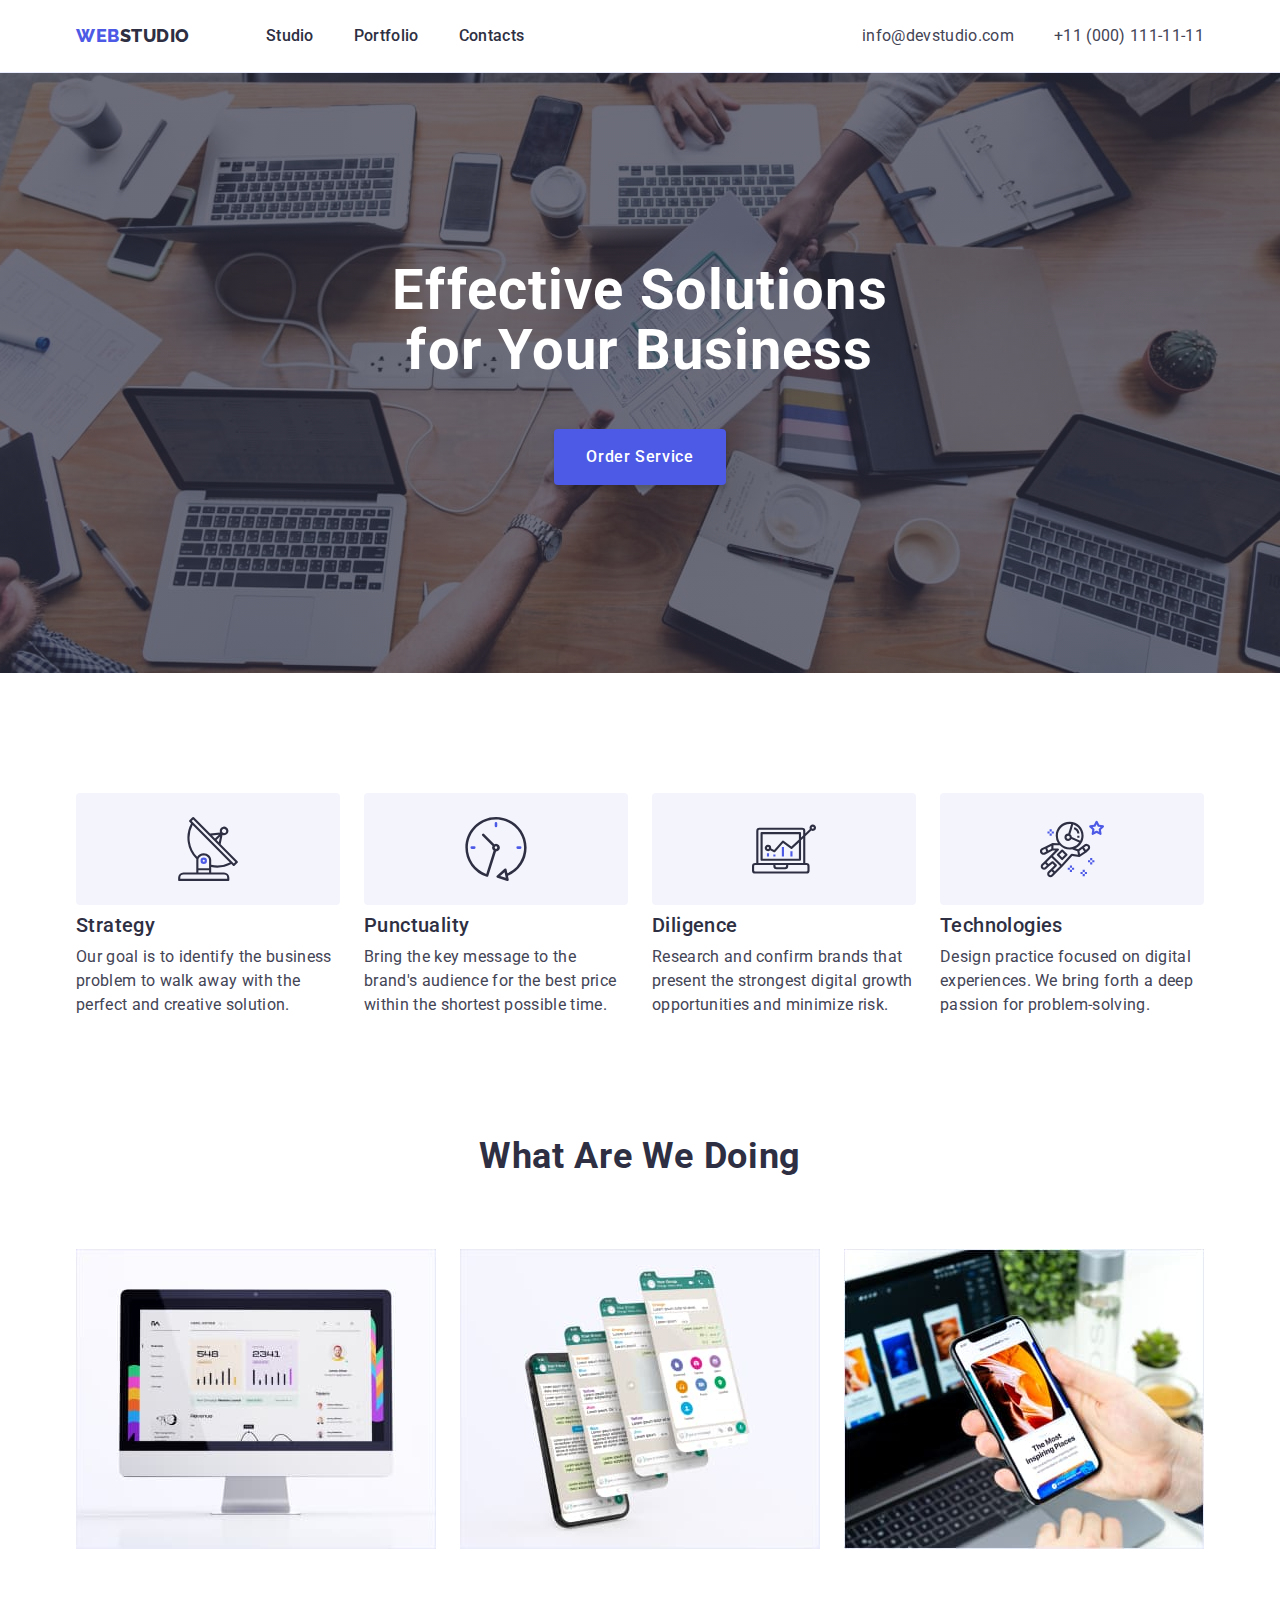
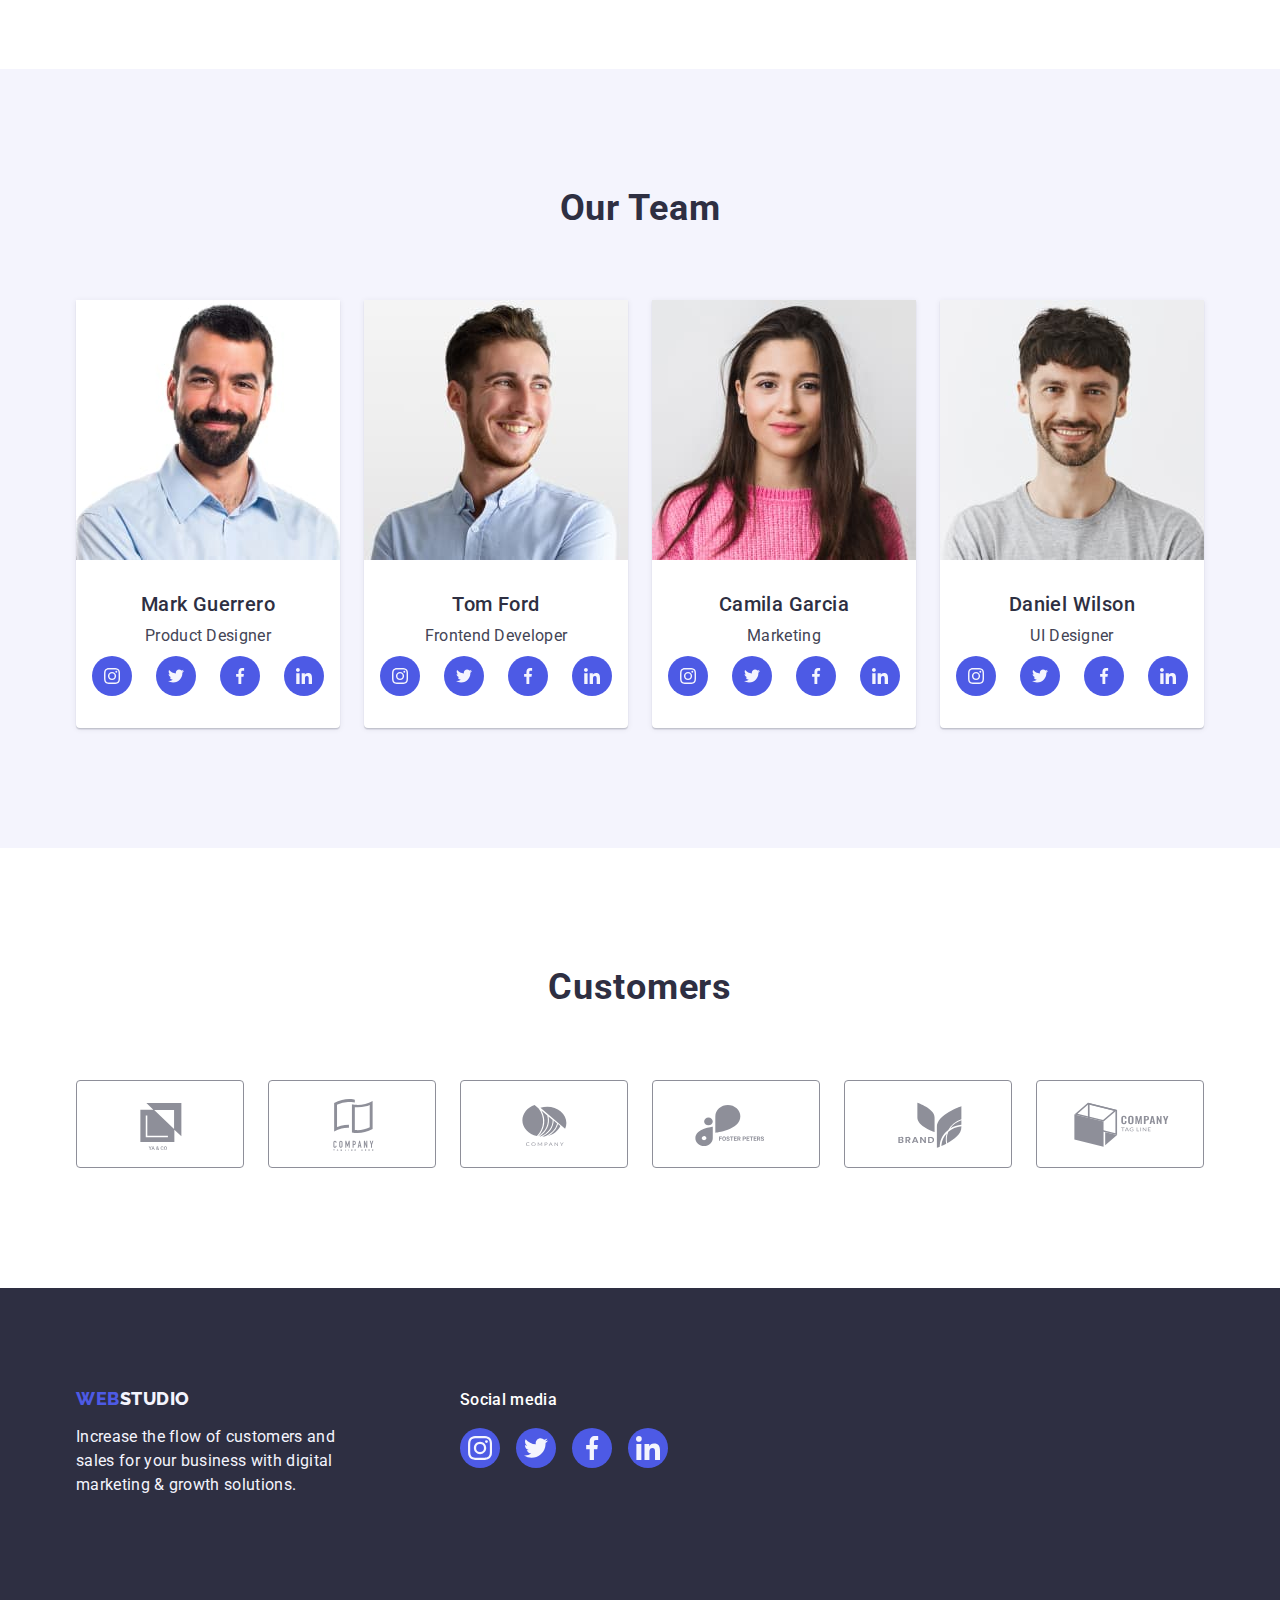
<file: index.html>
<!DOCTYPE html>
<html lang="en">
  <head>
    <meta charset="UTF-8" />
    <meta http-equiv="X-UA-Compatible" content="IE=edge" />
    <meta name="viewport" content="width=device-width, initial-scale=1.0" />
    <title>Webstudio</title>
    <link
      rel="stylesheet"
      href="https://cdn.jsdelivr.net/npm/modern-normalize@1.1.0/modern-normalize.min.css"
    />
    <link rel="preconnect" href="https://fonts.googleapis.com" />
    <link rel="preconnect" href="https://fonts.gstatic.com" crossorigin />
    <link
      href="https://fonts.googleapis.com/css2?family=Raleway:wght@800&family=Roboto:wght@400;500;700&display=swap"
      rel="stylesheet"
    />
    <link rel="stylesheet" href="./css/styles.css" />
  </head>
  <body>
    <!--HEADER-->

    <header class="header">
      <div class="container page-header-container">
        <nav class="nav">
          <a href="./index.html" class="header-logo-link logo-link link"
            >Web<span class="dark-logo">Studio</span></a
          >
          <ul class="menu list">
            <li class="menu-item">
              <a href="./index.html" class="menu-link link">Studio</a>
            </li>
            <li class="menu-item">
              <a href="./portfolio.html" class="menu-link link">Portfolio</a>
            </li>
            <li class="menu-item">
              <a href="" class="menu-link link">Contacts</a>
            </li>
          </ul>
        </nav>
        <address class="address">
          <ul class="address-list list">
            <li class="address-list-item">
              <a href="mailto:info@devstudio.com" class="address-link link"
                >info@devstudio.com</a
              >
            </li>
            <li class="address-list-item">
              <a href="tel:+110001111111" class="address-link link"
                >+11 (000) 111-11-11</a
              >
            </li>
          </ul>
        </address>
      </div>
    </header>

    <!--MAIN-->

    <main class="main">
      <!--main section-->

      <section class="main-section">
        <div class="container main-container">
          <h1 class="main-headline">Effective Solutions for Your Business</h1>
          <button type="button" class="service-btn btn">Order Service</button>
        </div>
      </section>

      <!--section description-->

      <section class="description">
        <div class="container">
          <h2 class="headline-description visually-hidden">Description</h2>
          <ul class="description-list list">
            <li class="description-item">
              <div class="description-div-icon">
                <svg class="description-icon" width="64" height="64">
                  <use href="./images/icon.svg#icon-antenna"></use>
                </svg>
              </div>
              <h3 class="headline-third head-description">Strategy</h3>
              <p class="text">
                Our goal is to identify the business problem to walk away with
                the perfect and creative solution.
              </p>
            </li>
            <li class="description-item">
              <div class="description-div-icon">
                <svg class="description-icon" width="64" height="64">
                  <use href="./images/icon.svg#icon-clock"></use>
                </svg>
              </div>
              <h3 class="headline-third head-description">Punctuality</h3>
              <p class="text">
                Bring the key message to the brand's audience for the best price
                within the shortest possible time.
              </p>
            </li>
            <li class="description-item">
              <div class="description-div-icon">
                <svg class="description-icon" width="64" height="64">
                  <use href="./images/icon.svg#icon-diagram"></use>
                </svg>
              </div>
              <h3 class="headline-third head-description">Diligence</h3>
              <p class="text">
                Research and confirm brands that present the strongest digital
                growth opportunities and minimize risk.
              </p>
            </li>
            <li class="description-item">
              <div class="description-div-icon">
                <svg class="description-icon" width="64" height="64">
                  <use href="./images/icon.svg#icon-astronaut"></use>
                </svg>
              </div>
              <h3 class="headline-third head-description">Technologies</h3>
              <p class="text">
                Design practice focused on digital experiences. We bring forth a
                deep passion for problem-solving.
              </p>
            </li>
          </ul>
        </div>
      </section>

      <!--section what are we doing-->

      <section class="work">
        <div class="container">
          <h2 class="headline-secondary">What are we doing</h2>
          <ul class="work-list list">
            <li class="work-item">
              <img
                src="./images/what_are_we_doing/example1.jpg"
                alt="example1"
                width="360"
                height="300"
                class="work-img"
              />
            </li>
            <li class="work-item">
              <img
                src="./images/what_are_we_doing/example2.jpg"
                alt="example3"
                width="360"
                height="300"
                class="work-img"
              />
            </li>
            <li class="work-item">
              <img
                src="./images/what_are_we_doing/example3.jpg"
                alt="example2"
                width="360"
                height="300"
                class="work-img"
              />
            </li>
          </ul>
        </div>
      </section>

      <!--section team-->

      <section class="team">
        <div class="container">
          <h2 class="headline-secondary">Our Team</h2>
          <ul class="team-list list">
            <li class="team-item">
              <img
                src="./images/team/mark_guerrero.jpg"
                alt="Product Designer"
                width="264"
                height="260"
                class="team-img"
              />
              <div class="one-of-team">
                <h3 class="headline-third headline-team">Mark Guerrero</h3>
                <p class="team-text text">Product Designer</p>
                <ul class="social-list-team social-list list">
                  <li class="social-list-team-item">
                    <a
                      href="#"
                      class="social-list-team-link social-list-link link"
                    >
                      <svg class="social-list-icon" width="16" height="16">
                        <use href="./images/icon.svg#icon-instagram"></use>
                      </svg>
                    </a>
                  </li>
                  <li class="social-list-team-item">
                    <a
                      href="#"
                      class="social-list-team-link social-list-link link"
                    >
                      <svg class="social-list-icon" width="16" height="16">
                        <use href="./images/icon.svg#icon-twitter"></use>
                      </svg>
                    </a>
                  </li>
                  <li class="social-list-team-item">
                    <a
                      href="#"
                      class="social-list-team-link social-list-link link"
                    >
                      <svg class="social-list-icon" width="16" height="16">
                        <use href="./images/icon.svg#icon-facebook"></use>
                      </svg>
                    </a>
                  </li>
                  <li class="social-list-team-item">
                    <a
                      href="#"
                      class="social-list-team-link social-list-link link"
                    >
                      <svg class="social-list-icon" width="16" height="16">
                        <use href="./images/icon.svg#icon-linkedin"></use>
                      </svg>
                    </a>
                  </li>
                </ul>
              </div>
            </li>
            <li class="team-item">
              <img
                src="./images/team/tom_ford.jpg"
                alt="Frontend Developer"
                width="264"
                height="260"
                class="team-img"
              />
              <div class="one-of-team">
                <h3 class="headline-third headline-team">Tom Ford</h3>
                <p class="team-text text">Frontend Developer</p>
                <ul class="social-list-team social-list list">
                  <li class="social-list-team-item">
                    <a
                      href="#"
                      class="social-list-team-link social-list-link link"
                    >
                      <svg class="social-list-icon" width="16" height="16">
                        <use href="./images/icon.svg#icon-instagram"></use>
                      </svg>
                    </a>
                  </li>
                  <li class="social-list-team-item">
                    <a
                      href="#"
                      class="social-list-team-link social-list-link link"
                    >
                      <svg class="social-list-icon" width="16" height="16">
                        <use href="./images/icon.svg#icon-twitter"></use>
                      </svg>
                    </a>
                  </li>
                  <li class="social-list-team-item">
                    <a
                      href="#"
                      class="social-list-team-link social-list-link link"
                    >
                      <svg class="social-list-icon" width="16" height="16">
                        <use href="./images/icon.svg#icon-facebook"></use>
                      </svg>
                    </a>
                  </li>
                  <li class="social-list-team-item">
                    <a
                      href="#"
                      class="social-list-team-link social-list-link link"
                    >
                      <svg class="social-list-icon" width="16" height="16">
                        <use href="./images/icon.svg#icon-linkedin"></use>
                      </svg>
                    </a>
                  </li>
                </ul>
              </div>
            </li>
            <li class="team-item">
              <img
                src="./images/team/camila_garcia.jpg"
                alt="Marketing"
                width="264"
                height="260"
                class="team-img"
              />
              <div class="one-of-team">
                <h3 class="headline-third headline-team">Camila Garcia</h3>
                <p class="team-text text">Marketing</p>
                <ul class="social-list-team social-list list">
                  <li class="social-list-team-item">
                    <a
                      href="#"
                      class="social-list-team-link social-list-link link"
                    >
                      <svg class="social-list-icon" width="16" height="16">
                        <use href="./images/icon.svg#icon-instagram"></use>
                      </svg>
                    </a>
                  </li>
                  <li class="social-list-team-item">
                    <a
                      href="#"
                      class="social-list-team-link social-list-link link"
                    >
                      <svg class="social-list-icon" width="16" height="16">
                        <use href="./images/icon.svg#icon-twitter"></use>
                      </svg>
                    </a>
                  </li>
                  <li class="social-list-team-item">
                    <a
                      href="#"
                      class="social-list-team-link social-list-link link"
                    >
                      <svg class="social-list-icon" width="16" height="16">
                        <use href="./images/icon.svg#icon-facebook"></use>
                      </svg>
                    </a>
                  </li>
                  <li class="social-list-team-item">
                    <a
                      href="#"
                      class="social-list-team-link social-list-link link"
                    >
                      <svg class="social-list-icon" width="16" height="16">
                        <use href="./images/icon.svg#icon-linkedin"></use>
                      </svg>
                    </a>
                  </li>
                </ul>
              </div>
            </li>
            <li class="team-item">
              <img
                src="./images/team/daniel_wilson.jpg"
                alt="UI Designer"
                width="264"
                height="260"
                class="team-img"
              />
              <div class="one-of-team">
                <h3 class="headline-third headline-team">Daniel Wilson</h3>
                <p class="team-text text">UI Designer</p>
                <ul class="social-list-team social-list list">
                  <li class="social-list-team-item">
                    <a
                      href="#"
                      class="social-list-team-link social-list-link link"
                    >
                      <svg class="social-list-icon" width="16" height="16">
                        <use href="./images/icon.svg#icon-instagram"></use>
                      </svg>
                    </a>
                  </li>
                  <li class="social-list-team-item">
                    <a
                      href="#"
                      class="social-list-team-link social-list-link link"
                    >
                      <svg class="social-list-icon" width="16" height="16">
                        <use href="./images/icon.svg#icon-twitter"></use>
                      </svg>
                    </a>
                  </li>
                  <li class="social-list-team-item">
                    <a
                      href="#"
                      class="social-list-team-link social-list-link link"
                    >
                      <svg class="social-list-icon" width="16" height="16">
                        <use href="./images/icon.svg#icon-facebook"></use>
                      </svg>
                    </a>
                  </li>
                  <li class="social-list-team-item">
                    <a
                      href="#"
                      class="social-list-team-link social-list-link link"
                    >
                      <svg class="social-list-icon" width="16" height="16">
                        <use href="./images/icon.svg#icon-linkedin"></use>
                      </svg>
                    </a>
                  </li>
                </ul>
              </div>
            </li>
          </ul>
        </div>
      </section>

      <!--section customers-->

      <section class="customers">
        <div class="container">
          <h2 class="headline-secondary">Customers</h2>
          <ul class="customers-list list">
            <li class="customers-list-item">
              <a href="#" class="customers-list-link link">
                <svg class="customers-list-icon" width="104" height="56">
                  <use href="./images/icon.svg#icon-ya_co"></use>
                </svg>
              </a>
            </li>
            <li class="customers-list-item">
              <a href="#" class="customers-list-link link">
                <svg class="customers-list-icon" width="104" height="56">
                  <use href="./images/icon.svg#icon-company_tagline_here"></use>
                </svg>
              </a>
            </li>
            <li class="customers-list-item">
              <a href="#" class="customers-list-link link">
                <svg class="customers-list-icon" width="104" height="56">
                  <use href="./images/icon.svg#icon-company"></use>
                </svg>
              </a>
            </li>
            <li class="customers-list-item">
              <a href="#" class="customers-list-link link">
                <svg class="customers-list-icon" width="104" height="56">
                  <use href="./images/icon.svg#icon-foster_peters"></use>
                </svg>
              </a>
            </li>
            <li class="customers-list-item">
              <a href="#" class="customers-list-link link">
                <svg class="customers-list-icon" width="104" height="56">
                  <use href="./images/icon.svg#icon-brand"></use>
                </svg>
              </a>
            </li>
            <li class="customers-list-item">
              <a href="#" class="customers-list-link link">
                <svg class="customers-list-icon" width="104" height="56">
                  <use href="./images/icon.svg#icon-company_tag_line"></use>
                </svg>
              </a>
            </li>
          </ul>
        </div>
      </section>
    </main>

    <!--FOOTER-->

    <footer class="footer">
      <div class="container container-footer">
        <div class="logo-footer-container">
          <a href="./index.html" class="footer-logo logo-link link"
            >Web<span class="light-logo">Studio</span></a
          >
          <p class="text footer-text">
            Increase the flow of customers and sales for your business with
            digital marketing & growth solutions.
          </p>
        </div>
        <div class="social-list-container">
          <p class="footer-secondary-text text">Social media</p>
          <ul class="social-list social-list-footer list">
            <li class="social-list-item">
              <a href="#" class="social-list-link social-list-link-footer link">
                <svg class="social-list-icon" width="24" height="24">
                  <use href="./images/icon.svg#icon-instagram"></use>
                </svg>
              </a>
            </li>
            <li class="social-list-item">
              <a href="#" class="social-list-link social-list-link-footer link">
                <svg class="social-list-icon" width="24" height="24">
                  <use href="./images/icon.svg#icon-twitter"></use>
                </svg>
              </a>
            </li>
            <li class="social-list-item">
              <a href="#" class="social-list-link social-list-link-footer link">
                <svg class="social-list-icon" width="24" height="24">
                  <use href="./images/icon.svg#icon-facebook"></use>
                </svg>
              </a>
            </li>
            <li class="social-list-item">
              <a href="#" class="social-list-link social-list-link-footer link">
                <svg class="social-list-icon" width="24" height="24">
                  <use href="./images/icon.svg#icon-linkedin"></use>
                </svg>
              </a>
            </li>
          </ul>
        </div>
      </div>
    </footer>
  </body>
</html>
</file>
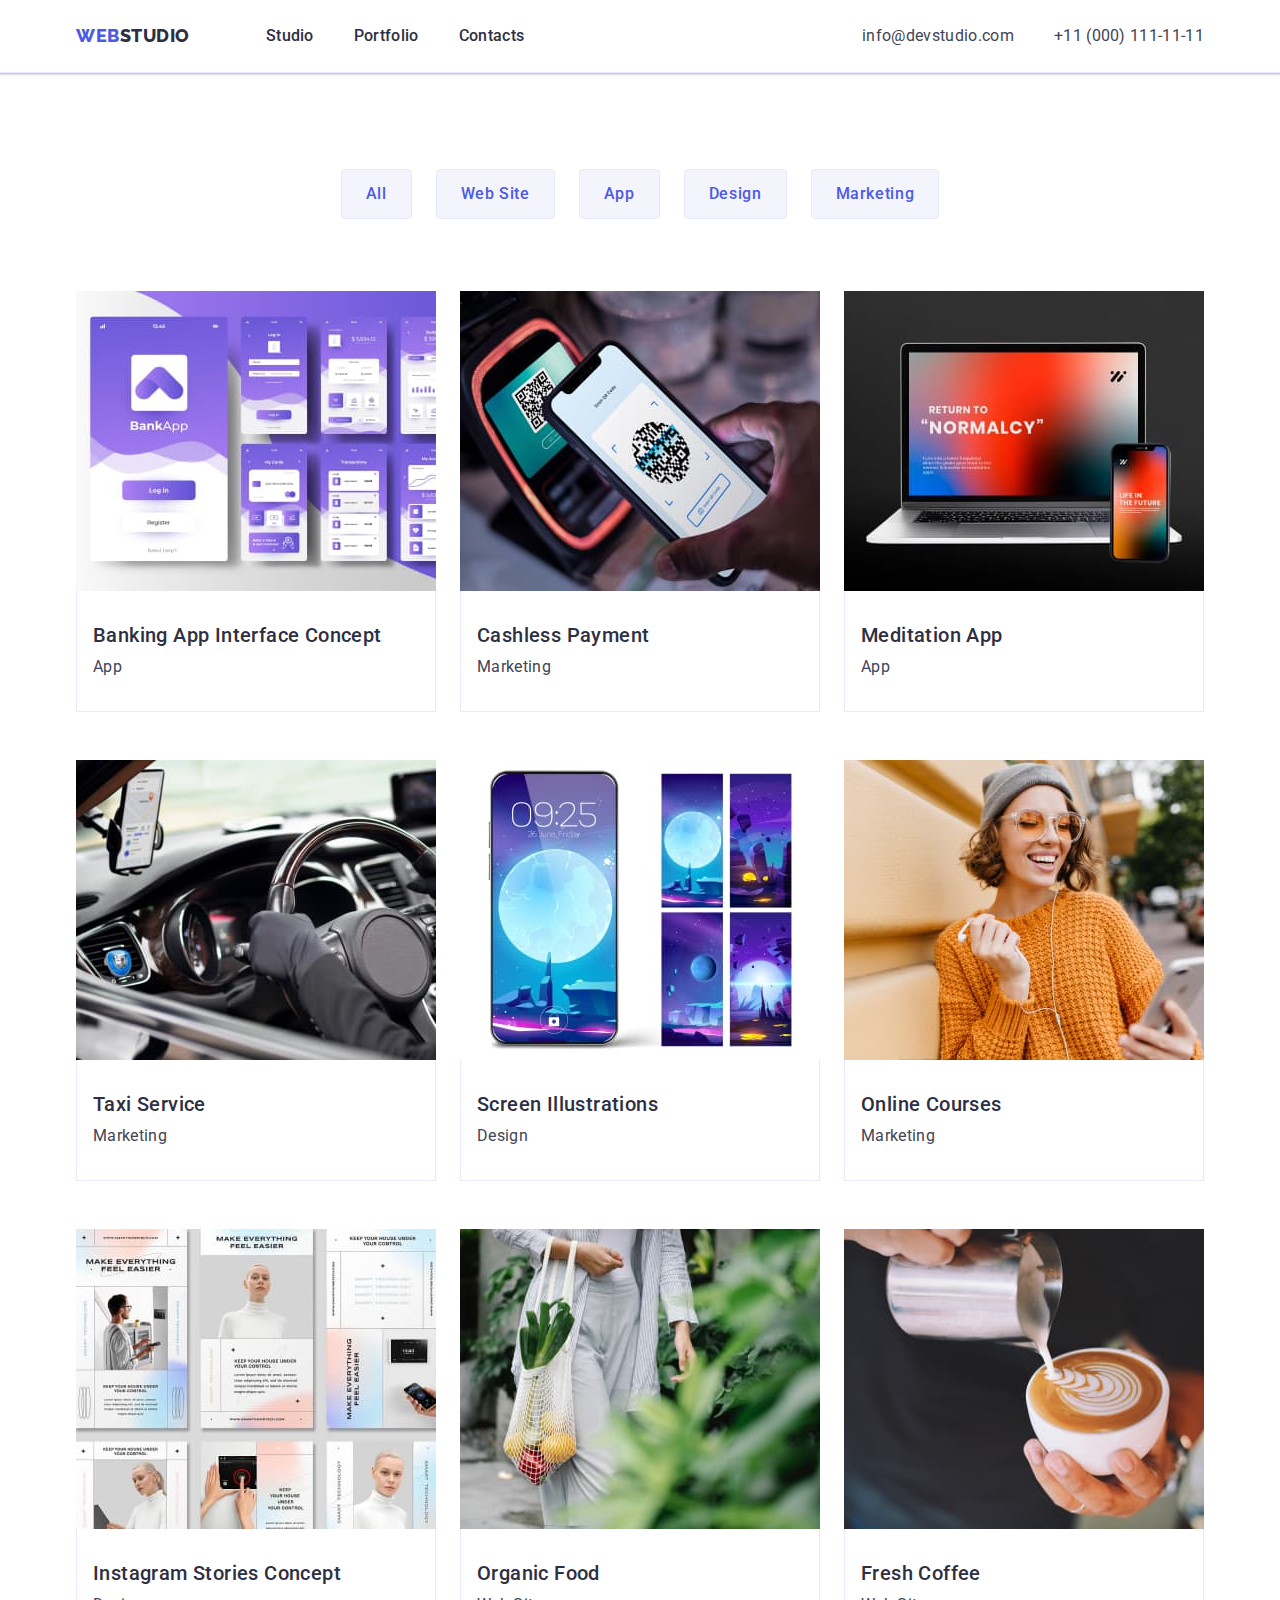
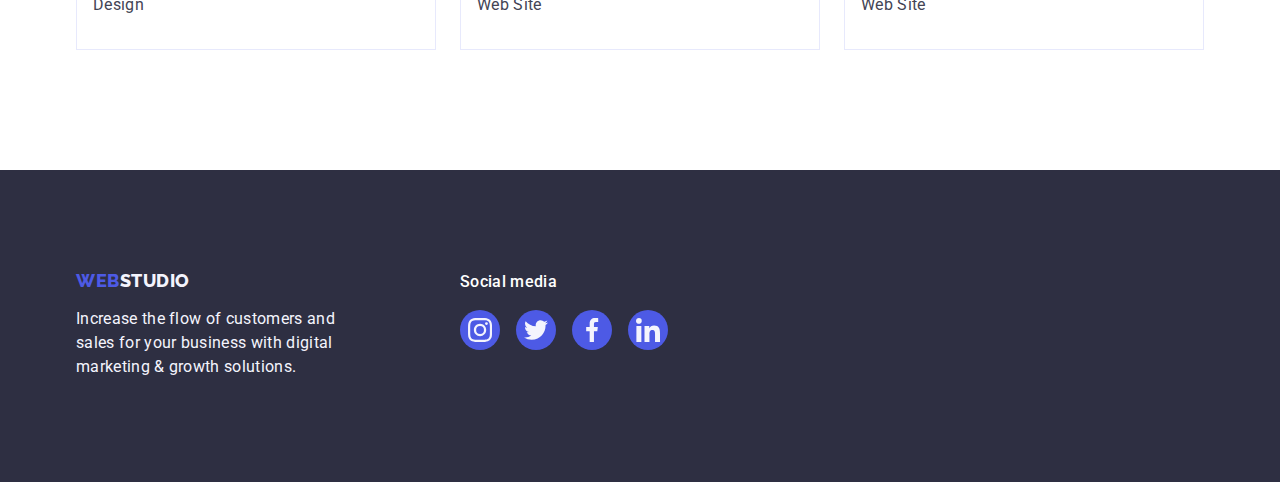
<file: portfolio.html>
<!DOCTYPE html>
<html lang="en">
  <head>
    <meta charset="UTF-8" />
    <meta http-equiv="X-UA-Compatible" content="IE=edge" />
    <meta name="viewport" content="width=device-width, initial-scale=1.0" />
    <title>Portfolio</title>
    <link
      rel="stylesheet"
      href="https://cdn.jsdelivr.net/npm/modern-normalize@1.1.0/modern-normalize.min.css"
    />
    <link rel="preconnect" href="https://fonts.googleapis.com" />
    <link rel="preconnect" href="https://fonts.gstatic.com" crossorigin />
    <link
      href="https://fonts.googleapis.com/css2?family=Raleway:wght@800&family=Roboto:wght@400;500;700&display=swap"
      rel="stylesheet"
    />

    <link rel="stylesheet" href="./css/styles.css" />
  </head>
  <body>
    <!--HEADER-->

    <header class="header">
      <div class="container page-header-container">
        <nav class="nav">
          <a href="./index.html" class="header-logo-link logo-link link"
            >Web<span class="dark-logo">Studio</span></a
          >
          <ul class="menu list">
            <li class="menu-item">
              <a href="./index.html" class="menu-link link">Studio</a>
            </li>
            <li class="menu-item">
              <a href="./portfolio.html" class="menu-link link">Portfolio</a>
            </li>
            <li class="menu-item">
              <a href="" class="menu-link link">Contacts</a>
            </li>
          </ul>
        </nav>
        <address class="address">
          <ul class="address-list list">
            <li class="address-list-item">
              <a href="mailto:info@devstudio.com" class="address-link link"
                >info@devstudio.com</a
              >
            </li>
            <li class="address-list-item">
              <a href="tel:+110001111111" class="address-link link"
                >+11 (000) 111-11-11</a
              >
            </li>
          </ul>
        </address>
      </div>
    </header>
    <!--MAIN-->

    <main class="main-portfolio">
      <section class="main-portfolio-section">
        <div class="container">
          <h1 class="portfolio-headline visually-hidden">Portfolio</h1>

          <ul class="filter-list list">
            <li class="filter-list-item">
              <button type="button" class="filter-btn">All</button>
            </li>
            <li class="filter-list-item">
              <button type="button" class="filter-btn">Web Site</button>
            </li>
            <li class="filter-list-item">
              <button type="button" class="filter-btn">App</button>
            </li>
            <li class="filter-list-item">
              <button type="button" class="filter-btn">Design</button>
            </li>
            <li class="filter-list-item">
              <button type="button" class="filter-btn">Marketing</button>
            </li>
          </ul>
          <ul class="examples-list list">
            <li class="examples-list-item">
              <a href="#" class="examples-list-link link">
                <img
                  src="./images/portfolio/banking_app_interface_concept.jpg"
                  alt="Banking App Interface"
                  class="examples-img"
                  width="360"
                  height="300"
                />
                <div class="portfolio-div-text">
                  <h2 class="headline-third portfolio-item-headline">
                    Banking App Interface Concept
                  </h2>
                  <p class="text link-text">App</p>
                </div>
              </a>
            </li>
            <li class="examples-list-item">
              <a href="#" class="examples-list-link link">
                <img
                  src="./images/portfolio/cashless_payment.jpg"
                  alt="Cashless Payment"
                  class="examples-img"
                  width="360"
                  height="300"
                />
                <div class="portfolio-div-text">
                  <h2 class="headline-third portfolio-item-headline">
                    Cashless Payment
                  </h2>
                  <p class="text link-text">Marketing</p>
                </div>
              </a>
            </li>
            <li class="examples-list-item">
              <a href="#" class="examples-list-link link">
                <img
                  src="./images/portfolio/meditation_app.jpg"
                  alt="Meditaion App"
                  class="examples-img"
                  width="360"
                  height="300"
                />
                <div class="portfolio-div-text">
                  <h2 class="headline-third portfolio-item-headline">
                    Meditation App
                  </h2>
                  <p class="text link-text">App</p>
                </div>
              </a>
            </li>
            <li class="examples-list-item">
              <a href="#" class="examples-list-link link">
                <img
                  src="./images/portfolio/taxi_service.jpg"
                  alt="Taxi Service"
                  class="examples-img"
                  width="360"
                  height="300"
                />
                <div class="portfolio-div-text">
                  <h2 class="headline-third portfolio-item-headline">
                    Taxi Service
                  </h2>
                  <p class="text link-text">Marketing</p>
                </div>
              </a>
            </li>
            <li class="examples-list-item">
              <a href="#" class="examples-list-link link">
                <img
                  src="./images/portfolio/screen_illustrations.jpg"
                  alt="Screen Illustrations"
                  class="examples-img"
                  width="360"
                  height="300"
                />
                <div class="portfolio-div-text">
                  <h2 class="headline-third portfolio-item-headline">
                    Screen Illustrations
                  </h2>
                  <p class="text link-text">Design</p>
                </div>
              </a>
            </li>
            <li class="examples-list-item">
              <a href="#" class="examples-list-link link">
                <img
                  src="./images/portfolio/online_courses.jpg"
                  alt="Online Courses"
                  class="examples-img"
                  width="360"
                  height="300"
                />
                <div class="portfolio-div-text">
                  <h2 class="headline-third portfolio-item-headline">
                    Online Courses
                  </h2>
                  <p class="text link-text">Marketing</p>
                </div>
              </a>
            </li>
            <li class="examples-list-item">
              <a href="#" class="examples-list-link link">
                <img
                  src="./images/portfolio/instagram_stories_concept.jpg"
                  alt="Instagram Stories"
                  class="examples-img"
                  width="360"
                  height="300"
                />
                <div class="portfolio-div-text">
                  <h2 class="headline-third portfolio-item-headline">
                    Instagram Stories Concept
                  </h2>
                  <p class="text link-text">Design</p>
                </div>
              </a>
            </li>
            <li class="examples-list-item">
              <a href="#" class="examples-list-link link">
                <img
                  src="./images/portfolio/organic_food.jpg"
                  alt="Organic Food"
                  class="examples-img"
                  width="360"
                  height="300"
                />
                <div class="portfolio-div-text">
                  <h2 class="headline-third portfolio-item-headline">
                    Organic Food
                  </h2>
                  <p class="text link-text">Web Site</p>
                </div>
              </a>
            </li>
            <li class="examples-list-item">
              <a href="#" class="examples-list-link link">
                <img
                  src="./images/portfolio/fresh_coffee.jpg"
                  alt="Fresh Coffee"
                  class="examples-img"
                  width="360"
                  height="300"
                />
                <div class="portfolio-div-text">
                  <h2 class="headline-third portfolio-item-headline">
                    Fresh Coffee
                  </h2>
                  <p class="text link-text">Web Site</p>
                </div>
              </a>
            </li>
          </ul>
        </div>
      </section>
    </main>

    <!--FOOTER-->

    <footer class="footer">
      <div class="container container-footer">
        <div class="logo-footer-container">
          <a href="./index.html" class="footer-logo logo-link link"
            >Web<span class="light-logo">Studio</span></a
          >
          <p class="text footer-text">
            Increase the flow of customers and sales for your business with
            digital marketing & growth solutions.
          </p>
        </div>
        <div class="social-list-container">
          <p class="footer-secondary-text text">Social media</p>
          <ul class="social-list social-list-footer list">
            <li class="social-list-item">
              <a href="#" class="social-list-link social-list-link-footer link">
                <svg class="social-list-icon" width="24" height="24">
                  <use href="./images/icon.svg#icon-instagram"></use>
                </svg>
              </a>
            </li>
            <li class="social-list-item">
              <a href="#" class="social-list-link social-list-link-footer link">
                <svg class="social-list-icon" width="24" height="24">
                  <use href="./images/icon.svg#icon-twitter"></use>
                </svg>
              </a>
            </li>
            <li class="social-list-item">
              <a href="#" class="social-list-link social-list-link-footer link">
                <svg class="social-list-icon" width="24" height="24">
                  <use href="./images/icon.svg#icon-facebook"></use>
                </svg>
              </a>
            </li>
            <li class="social-list-item">
              <a href="#" class="social-list-link social-list-link-footer link">
                <svg class="social-list-icon" width="24" height="24">
                  <use href="./images/icon.svg#icon-linkedin"></use>
                </svg>
              </a>
            </li>
          </ul>
        </div>
      </div>
    </footer>
  </body>
</html>
</file>
<file: css/styles.css>
:root {
    --primary-brand: #4D5AE5;
    --pressed-state:#404BBF;
    --dark:#2E2F42;
    --success:#31D0AA;
    --text:#434455;
    --subtle-text:#8E8F99;
    --accent:#E7E9FC;
    --light:#F4F4FD;
    --modal-overlay:#2E2F42;
    --hero-background:#2E2F42;
    --white-background:#FFFFFF;
    --modal-background:#FCFCFC;
    --primary-font: Roboto, Ubuntu, sans-serif;
    --logo-font: Raleway, sans-serif;
}

h1,
h2,
h3,
h4,
p {
    margin-top: 0;
    margin-bottom: 0;
}

ol,
ul {
    margin-top: 0;
    margin-bottom: 0;
    padding-left: 0;
}

img {
    display: block;
}

button {
    cursor: pointer;
}

.list {
    list-style: none;
}

.link {
    text-decoration: none;
}

body {
    font-family: Roboto, sans-serif;
    color: #434455;
    background-color:var(--white-background)
}

.container {
    width: 1158px;
    margin-left: auto;
    margin-right: auto;
    padding-left: 15px;
    padding-right: 15px;
}

.visually-hidden {
    position: absolute;
    width: 1px;
    height: 1px;
    margin: -1px;
    border: 0;
    padding: 0;

    white-space: nowrap;
    clip-path: inset(100%);
    clip: rect(0 0 0 0);
    overflow: hidden;
}

/*====COMPONENTS===*/

.logo-link {
    font-family: var(--logo-font);
    font-size: 18px;
    font-weight: 800;
    line-height: 1.17;
    letter-spacing: 0.03em;
    color: var(--primary-brand);
    text-transform: uppercase;
}

.headline-secondary {
    font-weight: 700;
    font-size: 36px;
    line-height: 1.1;
    letter-spacing: 0.02em;
    text-transform: capitalize;
    text-align: center;
    color: var(--dark);
}

.headline-third {
    font-weight: 500;
    font-size: 20px;
    line-height: 1.2;
    letter-spacing: 0.02em;
    color: var(--dark);
}

.text {
    font-weight: 400;
    font-size: 16px;
    line-height: 1.5;
    letter-spacing: 0.02em;
}

.social-list {
    display: flex;
    justify-content: center;
    align-items: center;
}

.social-list-link {
    width: 40px;
    height: 40px;
    border-radius: 50%;
    background-color: var(--primary-brand);
    display: flex;
    justify-content: center;
    align-items: center;
}


.social-list-icon {
    margin: 0 auto;
    display: block;
    fill: var(--light)
}

/*===/COMPONENTS===*/


/*===HEADER===*/

.header {
    /*padding-top: 24px;
    padding-bottom: 24px;*/
    border-bottom: 1px solid var(--accent);
    box-shadow: 0px 2px 1px rgba(46, 47, 66, 0.08), 0px 1px 1px rgba(46, 47, 66, 0.16), 0px 1px 6px rgba(46, 47, 66, 0.08)
}

.page-header-container {
    display: flex;
    align-items: center;
}

.nav {
    display: flex;
    align-items: center;
    margin-right: auto;
}

.menu {
    display: flex;
    align-items: center;
    gap: 40px;
    padding: 24px 0
}

.address-list{
    display: flex;
    align-items: center;
    gap: 40px;
}

.header-logo-link {
    margin-right: 76px;
}


.dark-logo {
    color: var(--dark);
}

.menu-link {
    font-family: Roboto;
    font-size: 16px;
    font-weight: 500;
    line-height: 1.5;
    letter-spacing: 0.02em;
    color: var(--dark);
    padding: 24px 0
}

.menu-link:hover,
.menu-link:focus,
.address-link:hover,
.address-link:focus {
    color: var(--pressed-state);
}


.address-link {
    font-family: Roboto;
    font-style: normal;
    font-size: 16px;
    font-weight: 400;
    line-height: 1.5;
    letter-spacing: 0.02em;
    color: var(--text);
}

/*===/HEADER===*/


/*===MAIN SECTION===*/

.main-section {
    background-color: var(--hero-background);
    min-height: 600px;
    padding-top: 188px;
    padding-bottom: 188px;
    margin-left: auto;
    margin-right: auto;
    background-image: linear-gradient(rgba(46, 47, 66, 0.7),rgba(46, 47, 66, 0.7)), url(../images/hero/people_office.jpg);
    background-size: cover;
    max-width: 1440px;
    background-repeat: no-repeat;
    background-position: center;
}

.main-headline {
    font-weight: 700;
    font-size: 56px;
    line-height: 1.07;
    letter-spacing: 0.02em;
    color: var(--white-background);
    text-align: center;
    margin: 0 auto;
    margin-bottom: 48px;
    max-width: 496px;
}

.service-btn {
    font-family: "Roboto", sans-serif;
    font-weight: 500;
    font-size: 16px;
    line-height: 24px;
    letter-spacing: 0.04em;
    color: var(--white-background);
    background-color: var(--primary-brand);
    box-shadow: 0px 4px 4px rgba(0, 0, 0, 0.15);
    border-radius: 4px;
    display: block;
    min-width: 169px;
    padding: 16px 32px;
    border: none;
    margin-left: auto;    
    margin-right: auto;   
}

.service-btn:hover,
.service-btn:focus {
    background-color: var(--pressed-state);
}

/*===/MAIN SECTION===*/


/*===SECTION DESCRIPTION===*/

.description {
    padding: 120px 0;
}

.description-list {
    display: flex;
    gap: 24px;
}

.description-item {
    width: 264px;
}

.description-div-icon {
    display: flex;
    align-items: center;
    justify-content: center;
    background: var(--light);
    border-radius: 4px;
    margin-bottom: 8px;
    height: 112px;
}

.description-icon {
    display: block;
    width: 64px;
    height: 64px;
    

}

.head-description {
    margin-bottom: 8px;
}

/*===/SECTION DESCRIPTION===*/


/*===SECTION WHAT ARE WE DOING===*/

.work {
    padding-bottom: 120px;
}

.headline-secondary {
    margin-left: auto;
    margin-right: auto;
    margin-bottom: 72px;
}

.work-list {
    display: flex;
    gap: 24px;
}

.work-item {
    width: calc((100% - 48px) / 3);
}

/*===/SECTION WHAT ARE WE DOING===*/


/*===SECTION TEAM===*/

.team {
    background-color: #F4F4FD;
    padding-top: 120px;
    padding-bottom: 120px;
}

.team-list {
    display: flex;
    gap: 24px;
    
}

.team-item {
    background-color: #FFFFFF;
    box-shadow: 0px 1px 6px rgba(46, 47, 66, 0.08), 0px 1px 1px rgba(46, 47, 66, 0.16), 0px 2px 1px rgba(46, 47, 66, 0.08);
    border-radius: 0px 0px 4px 4px;
    width: calc((100% - 72px) / 4);
}

.one-of-team {
    padding: 32px 0;
}

.headline-team {
    text-align: center;
    margin-bottom: 8px;
}

.team-text {
    text-align: center;
    margin-bottom: 8px;
}

.social-list-team {
    gap: 24px;
}

.social-list-team-link:hover,
.social-list-team-link:focus {
    background-color: var(--pressed-state);
}


/*===SECTION TEAM===*/

/*===SECTION CUSTOMERS===*/

.customers {
    padding-top: 120px;
    padding-bottom: 120px;
}

.customers-list {
    display: flex;
    gap: 24px;
}

.customers-list-link {
    width: 168px;
    height: 88px; 
    display: flex;
    align-items: center;
    border: 1px solid currentColor;
    border-radius: 4px;
    color: var(--subtle-text);
        
}

.customers-list-link:hover,
.customers-list-link:focus {
    color: #404bbf;
}

.customers-list-icon {
    width: 104px;
    height: 56px;
    margin: 0 auto;
    display: block;
    fill: currentColor;
}

/*===/SECTION CUSTOMERS===*/

/*===FOOTER===*/

.footer {
    background-color: var(--dark);
    height: 312px;
    padding-top: 100px;
    padding-bottom: 100px;
}

.container-footer{
    display: flex;
}

.logo-footer-container {
    margin-right: 120px;
}

.footer-logo {
    display: inline-block;
    margin-bottom: 16px;
}

.light-logo {
    color: var(--light);
}

.footer-text{
    color: var(--light);
    max-width: 264px;
}

.footer-secondary-text {
    font-weight: 500;
    font-size: 16px;
    line-height: 1.5;
    letter-spacing: 0.02em;
    color: var(--white-background);
    margin-bottom: 16px;
}

.social-list-footer {
    gap: 16px;
}

.social-list-link-footer:hover,
.social-list-link-footer:focus {
    background-color: var(--success);
}

/*===/FOOTER===*/


/*===PORTFOLIO===*/

/*===MAIN SECTION===*/


.main-portfolio-section {
    padding-top: 96px;
    padding-bottom: 120px;
}

.portfolio-headline {
    visibility: hidden;
}

.filter-list {
    display: flex;
    justify-content: center;
    gap: 24px;
    margin-bottom: 72px;
}

.filter-btn {
    font-family: "Roboto", sans-serif;
    color: var(--primary-brand);
    background-color: var(--light);
    font-weight: 500;
    font-size: 16px;
    line-height: 1.5;
    letter-spacing: 0.04em; 
    border-radius: 4px;
    display: flex;
    align-items: center;
    padding: 12px 24px;
    border: 1px solid var(--accent);
}

.filter-btn:hover,
.filter-btn:focus {
    border: 1px solid transparent;
    color: var(--white-background);
    background-color: var(--pressed-state);
    box-shadow: 0px 3px 1px rgba(0, 0, 0, 0.1), 0px 2px 1px rgba(0, 0, 0, 0.08), 0px 2px 2px rgba(0, 0, 0, 0.12);
}

.examples-list {
    display: flex;
    flex-wrap: wrap;
    column-gap: 24px;
    row-gap: 48px;     
}

.examples-list-item {
    width: calc((100% - 48px) / 3);
    
}

.examples-list-link {
    display: block;
}

.examples-list-link:hover,
.examples-list-link:focus {
    box-shadow: 0px 1px 6px rgba(46, 47, 66, 0.08), 0px 1px 1px rgba(46, 47, 66, 0.16), 0px 2px 1px rgba(46, 47, 66, 0.08);
}

.portfolio-div-text {
    padding: 32px 16px;
    border: 1px solid var(--accent);
    border-top: none;
    
}

.portfolio-item-headline {
    margin-bottom: 8px;
}

.link-text {
    color: var(--text);

}

/*===/MAIN SECTION===*/

/*===/PORTFOLIO===*/
</file>
